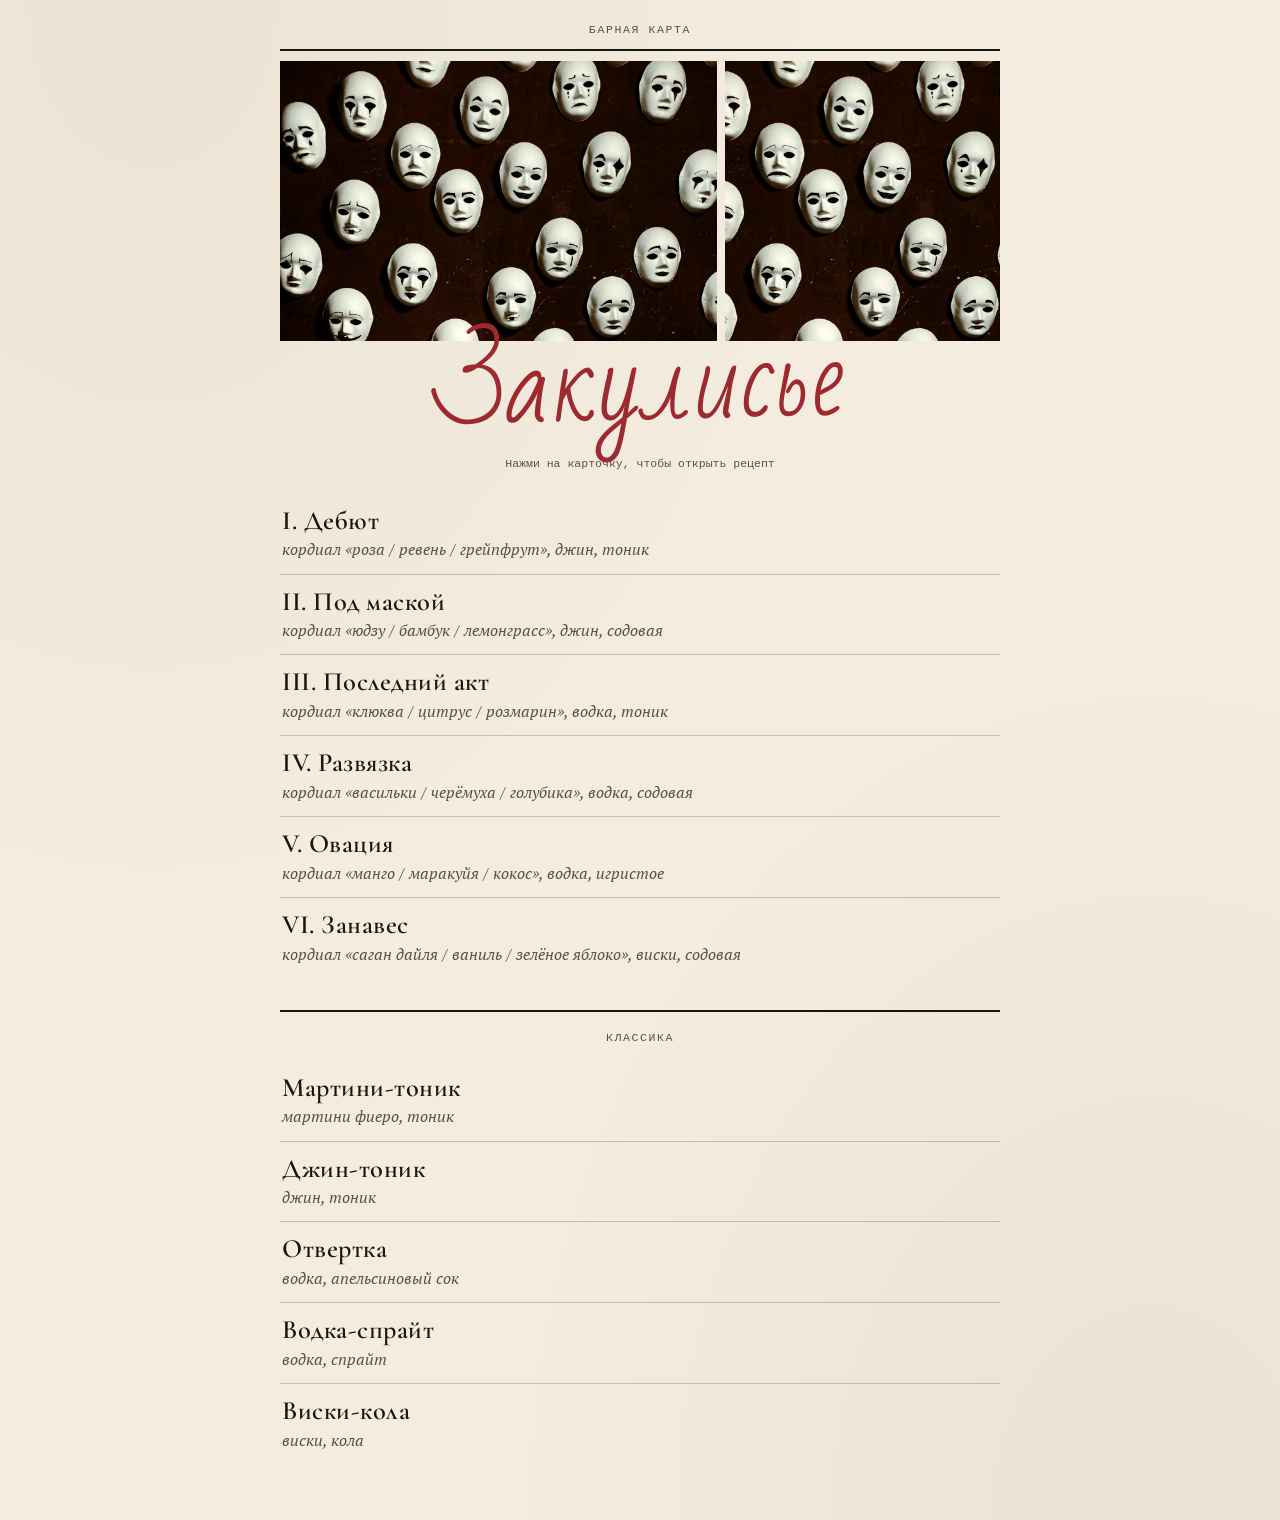
<file: index.html>
<!DOCTYPE html>
<html lang="ru">
<head>
  <meta charset="utf-8">
  <meta name="viewport" content="width=device-width, initial-scale=1">
  <title>Закулисье — барная карта</title>
  <meta name="theme-color" content="#f3ecdf">
  <link rel="icon" href="favicon.svg" type="image/svg+xml">
  <link rel="preconnect" href="https://fonts.googleapis.com">
  <link rel="preconnect" href="https://fonts.gstatic.com" crossorigin>
  <link href="https://fonts.googleapis.com/css2?family=Bad+Script&family=Cormorant+Garamond:wght@500;600&family=PT+Mono&family=PT+Serif:ital,wght@0,400;1,400&display=swap" rel="stylesheet">
  <link rel="stylesheet" href="styles.css">
</head>
<body>
  <main class="menu">
    <header class="mast">
      <p class="issue">барная карта</p>
      <div class="spread">
        <img src="decor-masks.jpg" alt="">
        <img class="spread-play" src="decor-masks.jpg" alt="">
      </div>
      <h1>Закулисье</h1>
      <p class="hint">Нажми на карточку, чтобы открыть рецепт</p>
    </header>
    <div id="menu" class="cards"></div>
    <h2 class="section">Классика</h2>
    <div id="classics" class="cards"></div>
  </main>

  <dialog id="recipe">
    <div class="sheet">
      <button id="close" type="button" class="close">Закрыть</button>
      <div id="recipe-body"></div>
    </div>
  </dialog>

  <script src="recipes.js"></script>
  <script src="site.js"></script>
</body>
</html>
</file>
<file: styles.css>
:root {
  color-scheme: light;
  --paper: #f3ecdf;
  --ink: #1c1612;
  --faded: #5c5148;
  --rule: rgba(28, 22, 18, 0.22);
  --red: #9d2a2e;
  --script: "Bad Script", cursive;
  --display: "Cormorant Garamond", Georgia, "Times New Roman", serif;
  --serif: "PT Serif", Georgia, "Times New Roman", serif;
  --mono: "PT Mono", "Courier New", monospace;
}

* { box-sizing: border-box; }

body {
  margin: 0;
  min-height: 100vh;
  background:
    radial-gradient(ellipse at 12% 0%, rgba(120, 72, 36, 0.06), transparent 42%),
    radial-gradient(ellipse at 90% 100%, rgba(90, 30, 24, 0.05), transparent 40%),
    var(--paper);
  color: var(--ink);
  font-family: var(--serif);
  font-size: 17px;
  line-height: 1.45;
}

.menu {
  width: min(720px, calc(100% - 28px));
  margin: 0 auto;
  padding: 22px 0 56px;
}

.issue,
.hint {
  margin: 0;
  font-family: var(--mono);
  font-size: 0.72rem;
  letter-spacing: 0.14em;
  text-transform: uppercase;
  text-align: center;
  color: var(--faded);
}

.issue {
  padding-bottom: 10px;
  border-bottom: 2px solid var(--ink);
}

.spread {
  display: grid;
  grid-template-columns: 1.35fr 0.85fr;
  gap: 8px;
  height: 280px;
  margin-top: 10px;
  overflow: hidden;
}

.spread img {
  width: 100%;
  height: 100%;
  object-fit: cover;
  filter: grayscale(0.25) contrast(1.04);
}

.spread img:first-child { object-position: 50% 42%; }
.spread-play { object-position: 50% 18%; }

h1 {
  margin: -18px 0 4px;
  position: relative;
  text-align: center;
  font-family: var(--script);
  font-weight: 400;
  font-size: clamp(3.05rem, 12.4vw, 6.4rem);
  line-height: 1.2;
  color: var(--red);
  transform: rotate(-1.5deg);
  margin-bottom: 10px;
}

.hint {
  margin: 10px 0 22px;
  letter-spacing: 0;
  text-transform: none;
  line-height: 1.4;
}

.card {
  display: block;
  width: 100%;
  margin: 0;
  padding: 14px 2px 13px;
  text-align: left;
  color: inherit;
  font: inherit;
  cursor: pointer;
  background: transparent;
  border: 0;
  border-top: 1px solid var(--rule);
}

.cards .card:first-child { border-top: 0; }
.cards .card:last-child { border-bottom: 0; }

.section {
  margin: 32px 0 14px;
  padding-top: 18px;
  border-top: 2px solid var(--ink);
  font-family: var(--mono);
  font-size: 0.72rem;
  font-weight: 400;
  letter-spacing: 0.14em;
  text-transform: uppercase;
  text-align: center;
  color: var(--faded);
}

.card-name {
  display: block;
  font-family: var(--display);
  font-size: 1.65rem;
  font-weight: 600;
  letter-spacing: 0.02em;
  line-height: 1.05;
}

.card-ingredients {
  display: block;
  margin-top: 4px;
  color: var(--faded);
  font-family: var(--serif);
  font-size: 0.98rem;
  font-style: italic;
  line-height: 1.35;
}

@media (hover: hover) {
  .card:hover .card-name { color: var(--red); }
}

.card:focus-visible,
.close:focus-visible {
  outline: 1px solid var(--ink);
  outline-offset: 3px;
}

dialog {
  width: 100%;
  max-width: none;
  height: 100%;
  max-height: none;
  margin: 0;
  padding: 0;
  border: 0;
  background: var(--paper);
  color: var(--ink);
}

dialog::backdrop { background: #e7dfd0; }

.sheet {
  width: min(640px, calc(100% - 36px));
  margin: 0 auto;
  padding: 22px 0 64px;
}

.close {
  position: sticky;
  top: 0;
  z-index: 2;
  display: inline-block;
  margin: 2px 0 0;
  padding: 6px 8px 6px 0;
  font-family: var(--serif);
  font-size: 1rem;
  color: var(--faded);
  background: transparent;
  border: 0;
  cursor: pointer;
}

.close:hover { color: var(--ink); }

.recipe-title {
  margin: 20px 0;
  font-family: var(--script);
  font-weight: 400;
  font-size: clamp(2rem, 9vw, 3.8rem);
  line-height: 1.25;
  color: var(--red);
}

.ings {
  list-style: none;
  margin: 0;
  padding: 0;
}

.ings li {
  display: grid;
  grid-template-columns: 5.5rem 1fr;
  gap: 12px;
  padding: 8px 0;
  border-top: 1px solid var(--rule);
  font-size: 1.02rem;
}

.ings li:first-child { border-top: 0; }

.ings li span:first-child {
  font-family: var(--mono);
  font-size: 0.82rem;
  color: var(--red);
}

.recipe ol {
  margin: 22px 0 0;
  padding: 0 0 0 1.2rem;
}

.recipe li {
  margin: 0 0 8px;
  padding-left: 4px;
}

.recipe li::marker { color: var(--red); }

@media (max-width: 640px) {
  .spread {
    grid-template-columns: 1fr;
    height: 220px;
  }

  .spread-play { display: none; }

  h1 { margin-top: -12px; }

  .card-name { font-size: 1.42rem; }
  .card-ingredients { font-size: 0.88rem; }
}
</file>
